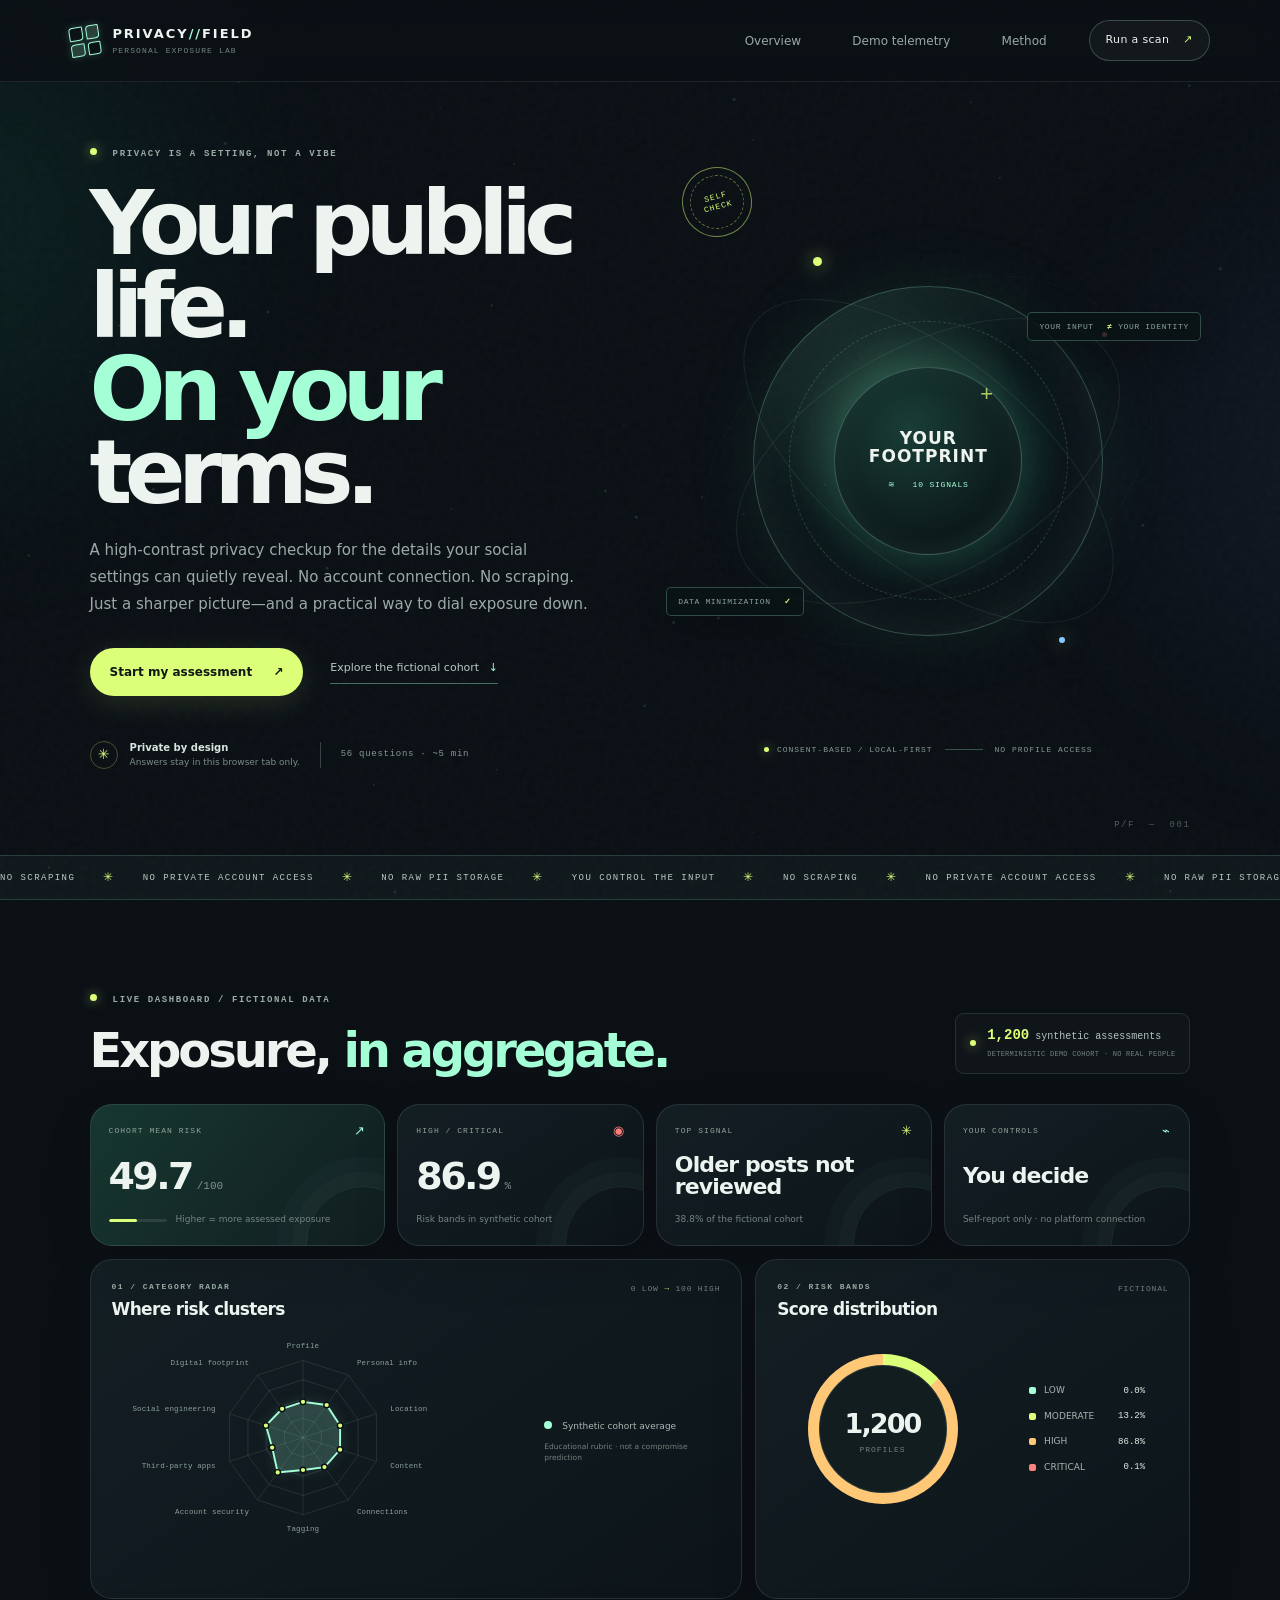
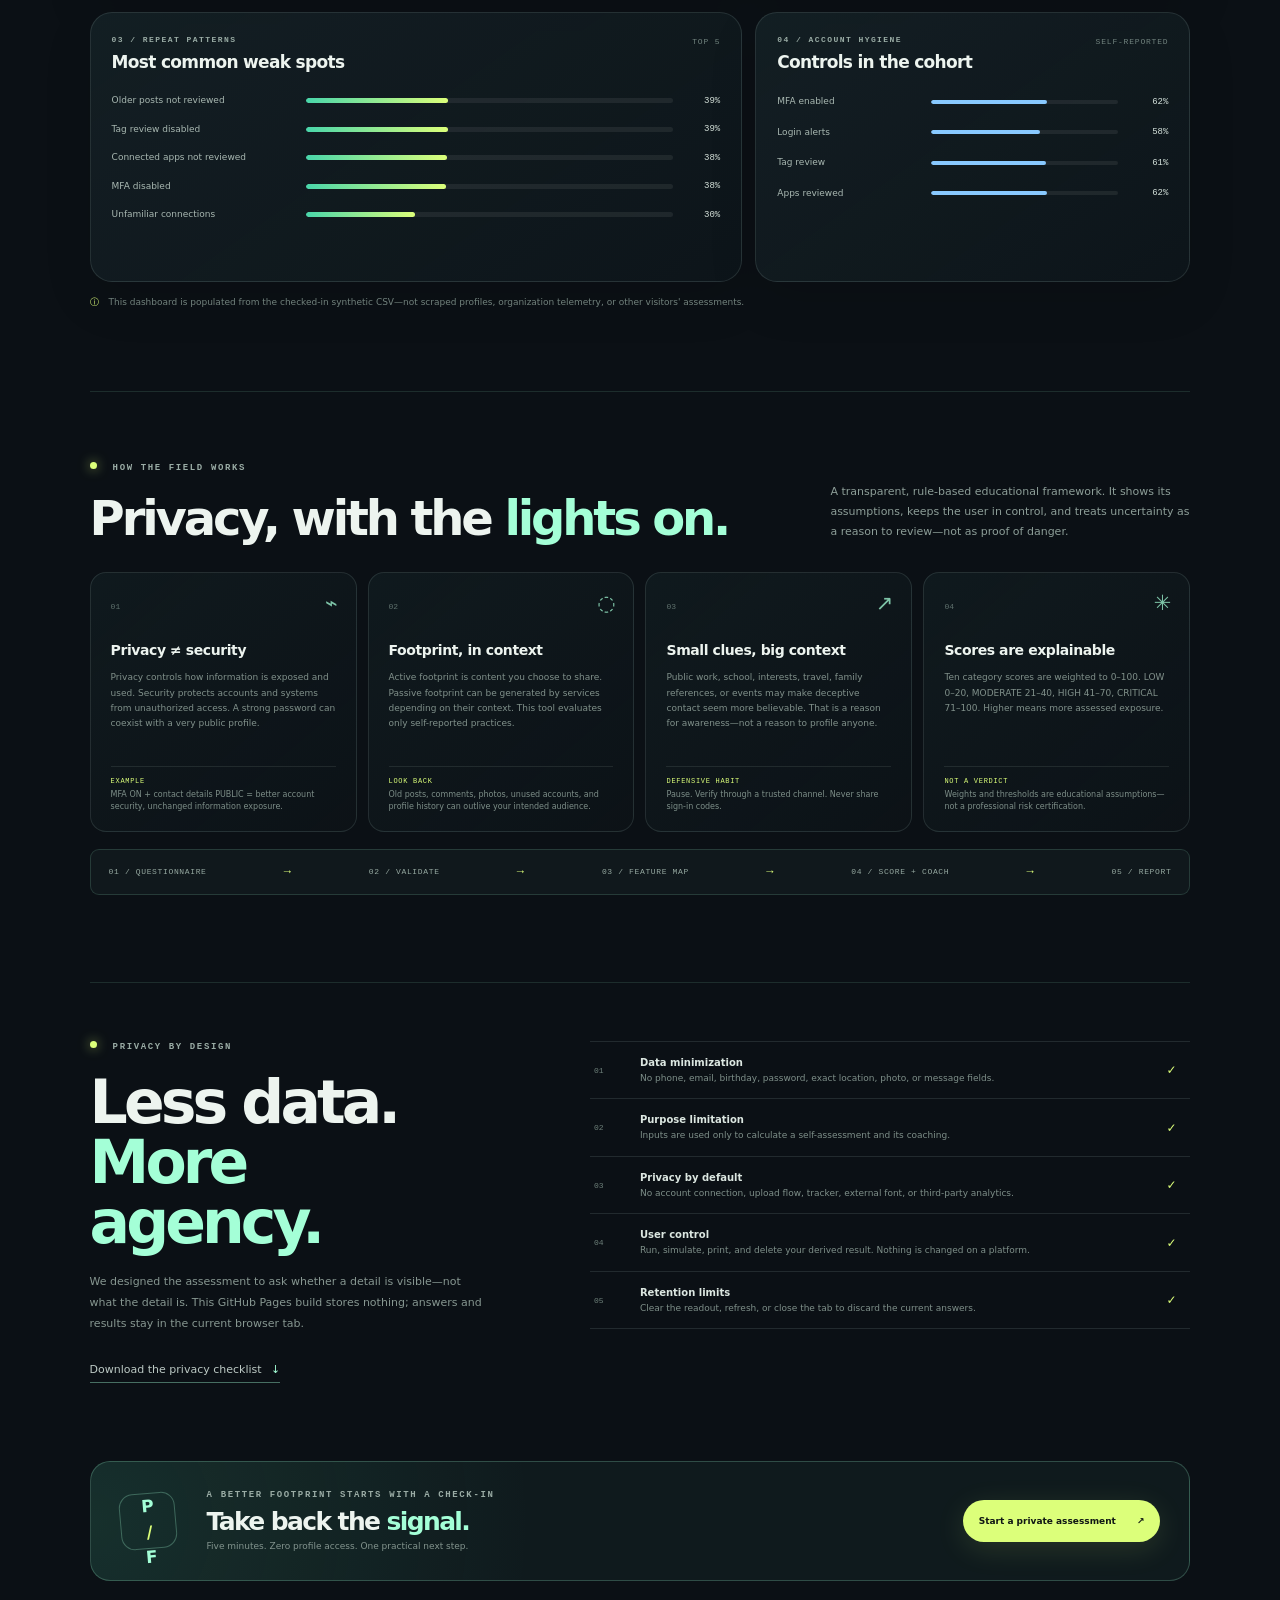
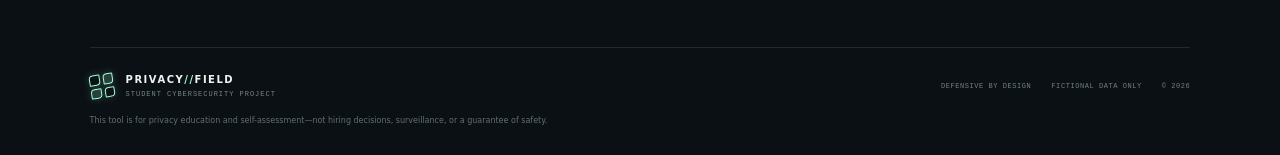
<file: docs/index.html>
<!doctype html>
<html lang="en">
<head>
  <meta charset="utf-8">
  <meta name="viewport" content="width=device-width, initial-scale=1">
  <meta name="theme-color" content="#0b1015">
  <meta name="description" content="A consent-based, privacy-first social-media risk self-assessment. No scraping. No profile identifiers. Just practical privacy coaching.">
  <title>PRIVACY//FIELD — Social Privacy Risk Assessment</title>
  <link rel="stylesheet" href="assets/styles.css">
  <script src="assets/app.js" defer></script>
</head>
<body>
  <div class="ambient ambient-one" aria-hidden="true"></div>
  <div class="ambient ambient-two" aria-hidden="true"></div>
  <div class="noise" aria-hidden="true"></div>
  <canvas id="signal-canvas" aria-hidden="true"></canvas>

  <header class="site-header">
    <a class="brand" href="#top" aria-label="Privacy Field home">
      <span class="brand-mark" aria-hidden="true"><i></i><i></i><i></i><i></i></span>
      <span><b>PRIVACY<span class="brand-slash">//</span>FIELD</b><small>PERSONAL EXPOSURE LAB</small></span>
    </a>
    <nav class="main-nav" aria-label="Main navigation">
      <a href="#overview">Overview</a>
      <a href="#cohort">Demo telemetry</a>
      <a href="#method">Method</a>
    </nav>
    <button class="nav-cta" data-start-assessment>Run a scan <span aria-hidden="true">↗</span></button>
  </header>

  <main id="top">
    <section class="hero page-shell" id="overview">
      <div class="hero-copy reveal">
        <p class="eyebrow"><span class="eyebrow-dot"></span> PRIVACY IS A SETTING, NOT A VIBE</p>
        <h1>Your public life.<br><em>On your</em> terms.</h1>
        <p class="hero-intro">A high-contrast privacy checkup for the details your social settings can quietly reveal. No account connection. No scraping. Just a sharper picture—and a practical way to dial exposure down.</p>
        <div class="hero-actions">
          <button class="button button-primary" data-start-assessment>Start my assessment <span aria-hidden="true">↗</span></button>
          <a class="text-link" href="#cohort">Explore the fictional cohort <span aria-hidden="true">↓</span></a>
        </div>
        <div class="hero-proof"><span class="proof-icon">✳</span><span><strong>Private by design</strong><small>Answers stay in this browser tab only.</small></span><span class="proof-divider"></span><span class="proof-label">56 questions · ~5 min</span></div>
      </div>

      <div class="hero-visual reveal" aria-label="Animated privacy signal illustration">
        <div class="visual-stamp"><span class="stamp-ring"></span><span>SELF<br>CHECK</span></div>
        <div class="orbital orbital-a"></div><div class="orbital orbital-b"></div><div class="orbital orbital-c"></div>
        <div class="field-orb"><div class="orb-core"><span class="orb-cross">+</span><b>YOUR<br>FOOTPRINT</b><small>≋ &nbsp; 10 SIGNALS</small></div></div>
        <span class="orbit-node node-a"></span><span class="orbit-node node-b"></span><span class="orbit-node node-c"></span>
        <div class="visual-caption"><span class="pulse-live"></span> CONSENT-BASED / LOCAL-FIRST <span class="caption-line"></span><span>NO PROFILE ACCESS</span></div>
        <div class="floating-tag tag-one">DATA MINIMIZATION <b>✓</b></div>
        <div class="floating-tag tag-two">YOUR INPUT <b>≠</b> YOUR IDENTITY</div>
      </div>
      <div class="hero-index" aria-hidden="true">P/F&nbsp; — &nbsp;001</div>
    </section>

    <section class="ticker" aria-label="Project principles">
      <div class="ticker-track"><span>NO SCRAPING</span><i>✳</i><span>NO PRIVATE ACCOUNT ACCESS</span><i>✳</i><span>NO RAW PII STORAGE</span><i>✳</i><span>YOU CONTROL THE INPUT</span><i>✳</i><span>NO SCRAPING</span><i>✳</i><span>NO PRIVATE ACCOUNT ACCESS</span><i>✳</i><span>NO RAW PII STORAGE</span><i>✳</i><span>YOU CONTROL THE INPUT</span><i>✳</i></div>
    </section>

    <section class="cohort-section page-shell" id="cohort">
      <div class="section-heading reveal">
        <div><p class="eyebrow"><span class="eyebrow-dot"></span> LIVE DASHBOARD / FICTIONAL DATA</p><h2>Exposure, <em>in aggregate.</em></h2></div>
        <div class="dataset-stamp"><span class="stamp-dot"></span><span><b id="cohort-size">1,200</b> synthetic assessments<br><small>DETERMINISTIC DEMO COHORT · NO REAL PEOPLE</small></span></div>
      </div>
      <div class="stat-grid reveal">
        <article class="stat-card stat-main"><div class="stat-top"><span>COHORT MEAN RISK</span><span class="card-symbol">↗</span></div><div class="stat-number"><span id="cohort-average">—</span><small>/100</small></div><div class="stat-foot"><span class="mini-meter"><i id="average-meter"></i></span><span>Higher = more assessed exposure</span></div></article>
        <article class="stat-card"><div class="stat-top"><span>HIGH / CRITICAL</span><span class="card-symbol coral">◉</span></div><div class="stat-number"><span id="high-share">—</span><small>%</small></div><div class="stat-foot"><span>Risk bands in synthetic cohort</span></div></article>
        <article class="stat-card"><div class="stat-top"><span>TOP SIGNAL</span><span class="card-symbol lime">✳</span></div><div class="stat-number stat-text" id="top-signal">Loading</div><div class="stat-foot"><span id="top-signal-rate">Calculating demo pattern</span></div></article>
        <article class="stat-card"><div class="stat-top"><span>YOUR CONTROLS</span><span class="card-symbol">⌁</span></div><div class="stat-number stat-text">You decide</div><div class="stat-foot"><span>Self-report only · no platform connection</span></div></article>
      </div>

      <div class="analytics-grid reveal">
        <article class="panel chart-panel">
          <div class="panel-heading"><div><p class="eyebrow">01 / CATEGORY RADAR</p><h3>Where risk clusters</h3></div><span class="panel-note">0 LOW <i>→</i> 100 HIGH</span></div>
          <div class="chart-wrap"><div id="cohort-radar" class="radar-chart" role="img" aria-label="Radar chart of synthetic cohort category risk"></div><div class="chart-legend"><span><i class="legend-fill"></i> Synthetic cohort average</span><small>Educational rubric · not a compromise prediction</small></div></div>
        </article>
        <article class="panel distribution-panel">
          <div class="panel-heading"><div><p class="eyebrow">02 / RISK BANDS</p><h3>Score distribution</h3></div><span class="panel-note">FICTIONAL</span></div>
          <div class="distribution-body"><div class="donut-wrap"><div id="risk-donut" class="risk-donut"><div><b id="donut-center">—</b><small>profiles</small></div></div></div><div id="risk-legend" class="risk-legend"></div></div>
        </article>
        <article class="panel weakness-panel">
          <div class="panel-heading"><div><p class="eyebrow">03 / REPEAT PATTERNS</p><h3>Most common weak spots</h3></div><span class="panel-note">TOP 5</span></div>
          <div id="weakness-bars" class="weakness-bars"></div>
        </article>
        <article class="panel controls-panel">
          <div class="panel-heading"><div><p class="eyebrow">04 / ACCOUNT HYGIENE</p><h3>Controls in the cohort</h3></div><span class="panel-note">SELF-REPORTED</span></div>
          <div id="security-controls" class="controls-list"></div>
        </article>
      </div>
      <p class="aggregate-note"><span>ⓘ</span> This dashboard is populated from the checked-in synthetic CSV—not scraped profiles, organization telemetry, or other visitors' assessments.</p>
    </section>

    <section class="assessment-section page-shell" id="assessment" hidden>
      <div class="assessment-heading">
        <div><p class="eyebrow"><span class="eyebrow-dot"></span> YOUR LOCAL CHECK-IN</p><h2>Map your <em>privacy perimeter.</em></h2><p>Answer about settings and habits only. Never enter a phone number, password, address, date of birth, exact location, private message, or username.</p></div>
        <div class="privacy-pill"><span class="pulse-live"></span> ANSWERS ARE NOT SAVED</div>
      </div>
      <div class="assessment-layout">
        <aside class="assessment-rail">
          <div class="rail-label">ASSESSMENT PATH <span id="step-count">01 / 10</span></div>
          <div class="progress-track"><i id="progress-fill"></i></div>
          <div id="step-list" class="step-list" aria-label="Questionnaire categories"></div>
          <div class="rail-note"><span>↗</span><p><b>Not sure?</b><br>Choose “Not sure” and review that setting in the platform later.</p></div>
        </aside>
        <div class="question-card">
          <div class="question-card-top"><span id="step-kicker">CATEGORY 01</span><span class="required-note">SELF-REPORTED · NO RAW DATA</span></div>
          <div id="question-step" class="question-step" aria-live="polite"></div>
          <div class="step-controls"><button id="previous-step" class="button button-quiet" type="button">← Back</button><button id="next-step" class="button button-primary" type="button">Continue <span aria-hidden="true">→</span></button><button id="submit-assessment" class="button button-primary" type="button" hidden>Generate my readout <span aria-hidden="true">↗</span></button></div>
          <div class="demo-tools"><button type="button" id="load-demo" class="demo-link">↳ Load fictional demo profile</button><span>Nothing is sent until you choose Generate.</span></div>
        </div>
      </div>
    </section>

    <section class="results-section page-shell" id="results" hidden>
      <div class="result-heading"><div><p class="eyebrow"><span class="eyebrow-dot"></span> YOUR READOUT / <span id="result-date">JUST NOW</span></p><h2>Signal, <em>not surveillance.</em></h2></div><div class="result-actions"><a id="report-link" class="button button-outline" href="#" target="_blank" rel="noopener">Open report ↗</a><button id="delete-assessment" class="button button-quiet" type="button">Clear this readout</button></div></div>
      <div class="result-grid">
        <article class="score-panel panel"><div class="panel-heading"><div><p class="eyebrow">OVERALL PRIVACY RISK</p><h3>Your current readout</h3></div><span class="panel-note">0–100</span></div><div class="score-display"><div id="score-gauge" class="score-gauge"><div class="gauge-inner"><strong id="overall-score">—</strong><span>/ 100</span></div></div><div class="score-summary"><span id="risk-badge" class="risk-badge">—</span><p id="risk-explainer">A higher score means higher assessed exposure under this educational model.</p><small id="assessment-reference"></small></div></div><div class="score-footnote">EDUCATIONAL RUBRIC · NOT A COMPROMISE PREDICTION</div></article>
        <article class="panel result-radar-panel"><div class="panel-heading"><div><p class="eyebrow">CATEGORY BREAKDOWN</p><h3>The ten signal lanes</h3></div><span class="panel-note">HIGHER = MORE RISK</span></div><div id="result-radar" class="radar-chart result-radar" role="img" aria-label="Your category risk radar"></div><div id="category-list" class="category-list"></div></article>
      </div>
      <div class="insight-grid">
        <article class="panel findings-panel"><div class="panel-heading"><div><p class="eyebrow">01 / EXPOSURE FLAGS</p><h3>What deserves a second look</h3></div><span id="finding-count" class="count-chip">0 FLAGS</span></div><div id="findings-list" class="finding-list"></div></article>
        <article class="panel recommendations-panel"><div class="panel-heading"><div><p class="eyebrow">02 / NEXT BEST MOVES</p><h3>Make the perimeter tighter</h3></div><span class="panel-note">PRIORITIZED</span></div><div id="recommendations-list" class="recommendation-list"></div></article>
      </div>
      <article class="panel simulator-panel"><div class="simulator-intro"><div><p class="eyebrow">03 / WHAT-IF SIMULATOR</p><h3>Try a safer <em>version.</em></h3><p>Choose changes to test the framework's math. This changes no platform setting and is not a safety guarantee.</p></div><div class="sim-icon" aria-hidden="true">↗</div></div><div id="improvement-options" class="improvement-options"></div><div class="simulator-bottom"><button id="run-simulation" class="button button-primary" type="button">Simulate selected changes <span aria-hidden="true">↗</span></button><div id="simulation-result" class="simulation-result" aria-live="polite"><span class="sim-placeholder">Select one or more improvements to see a simulated score.</span></div></div></article>
      <div class="result-disclaimer"><span>ⓘ</span> The assessment is a coaching framework, not a guarantee that an account will or will not be compromised. It does not inspect social accounts, analyze photos, or collect real-world identifiers.</div>
    </section>

    <section class="method-section page-shell" id="method">
      <div class="section-heading reveal"><div><p class="eyebrow"><span class="eyebrow-dot"></span> HOW THE FIELD WORKS</p><h2>Privacy, with the <em>lights on.</em></h2></div><p class="method-summary">A transparent, rule-based educational framework. It shows its assumptions, keeps the user in control, and treats uncertainty as a reason to review—not as proof of danger.</p></div>
      <div class="method-grid">
        <article class="method-card"><span class="method-number">01</span><span class="method-icon">⌁</span><h3>Privacy ≠ security</h3><p>Privacy controls how information is exposed and used. Security protects accounts and systems from unauthorized access. A strong password can coexist with a very public profile.</p><div class="method-example"><b>Example</b><span>MFA ON + contact details PUBLIC = better account security, unchanged information exposure.</span></div></article>
        <article class="method-card"><span class="method-number">02</span><span class="method-icon">◌</span><h3>Footprint, in context</h3><p>Active footprint is content you choose to share. Passive footprint can be generated by services depending on their context. This tool evaluates only self-reported practices.</p><div class="method-example"><b>Look back</b><span>Old posts, comments, photos, unused accounts, and profile history can outlive your intended audience.</span></div></article>
        <article class="method-card"><span class="method-number">03</span><span class="method-icon">↗</span><h3>Small clues, big context</h3><p>Public work, school, interests, travel, family references, or events may make deceptive contact seem more believable. That is a reason for awareness—not a reason to profile anyone.</p><div class="method-example"><b>Defensive habit</b><span>Pause. Verify through a trusted channel. Never share sign-in codes.</span></div></article>
        <article class="method-card"><span class="method-number">04</span><span class="method-icon">✳</span><h3>Scores are explainable</h3><p>Ten category scores are weighted to 0–100. LOW 0–20, MODERATE 21–40, HIGH 41–70, CRITICAL 71–100. Higher means more assessed exposure.</p><div class="method-example"><b>Not a verdict</b><span>Weights and thresholds are educational assumptions—not a professional risk certification.</span></div></article>
      </div>
      <div class="workflow-strip"><span>01 / QUESTIONNAIRE</span><b>→</b><span>02 / VALIDATE</span><b>→</b><span>03 / FEATURE MAP</span><b>→</b><span>04 / SCORE + COACH</span><b>→</b><span>05 / REPORT</span></div>
    </section>

    <section class="principles-section page-shell">
      <div class="principles-copy"><p class="eyebrow"><span class="eyebrow-dot"></span> PRIVACY BY DESIGN</p><h2>Less data.<br><em>More agency.</em></h2><p>We designed the assessment to ask whether a detail is visible—not what the detail is. This GitHub Pages build stores nothing; answers and results stay in the current browser tab.</p><a href="#method" class="text-link" id="checklist-download">Download the privacy checklist <span aria-hidden="true">↓</span></a></div>
      <div class="principle-list">
        <div><b>01</b><span><strong>Data minimization</strong><small>No phone, email, birthday, password, exact location, photo, or message fields.</small></span><i>✓</i></div>
        <div><b>02</b><span><strong>Purpose limitation</strong><small>Inputs are used only to calculate a self-assessment and its coaching.</small></span><i>✓</i></div>
        <div><b>03</b><span><strong>Privacy by default</strong><small>No account connection, upload flow, tracker, external font, or third-party analytics.</small></span><i>✓</i></div>
        <div><b>04</b><span><strong>User control</strong><small>Run, simulate, print, and delete your derived result. Nothing is changed on a platform.</small></span><i>✓</i></div>
        <div><b>05</b><span><strong>Retention limits</strong><small>Clear the readout, refresh, or close the tab to discard the current answers.</small></span><i>✓</i></div>
      </div>
    </section>

    <section class="final-cta page-shell"><div class="final-mark" aria-hidden="true">P<span>/</span>F</div><div><p class="eyebrow">A BETTER FOOTPRINT STARTS WITH A CHECK-IN</p><h2>Take back the <em>signal.</em></h2><p>Five minutes. Zero profile access. One practical next step.</p></div><button class="button button-primary" data-start-assessment>Start a private assessment <span aria-hidden="true">↗</span></button></section>
  </main>

  <footer class="site-footer page-shell"><a class="brand footer-brand" href="#top"><span class="brand-mark" aria-hidden="true"><i></i><i></i><i></i><i></i></span><span><b>PRIVACY<span class="brand-slash">//</span>FIELD</b><small>STUDENT CYBERSECURITY PROJECT</small></span></a><div><span>DEFENSIVE BY DESIGN</span><span>FICTIONAL DATA ONLY</span><span>© 2026</span></div><p>This tool is for privacy education and self-assessment—not hiring decisions, surveillance, or a guarantee of safety.</p></footer>

  <div id="toast" class="toast" role="status" aria-live="polite"></div>
  <noscript><div class="noscript-note">Enable JavaScript to use this local interactive assessment.</div></noscript>
</body>
</html>
</file>
<file: docs/assets/styles.css>
:root {
  --bg: #0b1015;
  --bg-2: #0f171c;
  --panel: rgba(17, 27, 32, .84);
  --panel-solid: #111b20;
  --line: rgba(189, 221, 211, .13);
  --line-bright: rgba(189, 221, 211, .25);
  --ink: #edf4ef;
  --muted: #90a19e;
  --dim: #627472;
  --mint: #a4ffd7;
  --mint-dark: #49d6aa;
  --lime: #dcff7a;
  --coral: #ff817d;
  --amber: #ffc876;
  --sky: #88c9ff;
  --mono: "SFMono-Regular", Consolas, "Liberation Mono", monospace;
  --sans: Inter, ui-sans-serif, system-ui, -apple-system, BlinkMacSystemFont, "Segoe UI", sans-serif;
  --display: "Arial Black", "Arial", var(--sans);
  --radius: 22px;
  color-scheme: dark;
  scroll-behavior: smooth;
}
* { box-sizing: border-box; }
html { scroll-behavior: smooth; scroll-padding-top: 90px; }
body { margin: 0; background: var(--bg); color: var(--ink); font-family: var(--sans); font-size: 15px; line-height: 1.5; overflow-x: hidden; }
button, a { font: inherit; }
button { color: inherit; }
a { color: inherit; text-decoration: none; }
button:focus-visible, a:focus-visible, input:focus-visible + span { outline: 2px solid var(--lime); outline-offset: 4px; }
::selection { background: var(--lime); color: #101619; }
#signal-canvas { position: fixed; inset: 0; width: 100%; height: 100%; pointer-events: none; z-index: 0; opacity: .26; }
.noise { position: fixed; inset: 0; pointer-events: none; z-index: 0; opacity: .055; background-image: url("data:image/svg+xml,%3Csvg viewBox='0 0 180 180' xmlns='http://www.w3.org/2000/svg'%3E%3Cfilter id='n'%3E%3CfeTurbulence type='fractalNoise' baseFrequency='.8' numOctaves='3' stitchTiles='stitch'/%3E%3C/filter%3E%3Crect width='100%25' height='100%25' filter='url(%23n)' opacity='.45'/%3E%3C/svg%3E"); }
.ambient { position: fixed; width: 420px; height: 420px; border-radius: 50%; filter: blur(130px); opacity: .09; pointer-events: none; z-index: 0; }
.ambient-one { top: 2%; left: -260px; background: #14e0ac; }
.ambient-two { top: 28%; right: -320px; background: #6c8cff; }
.site-header, main, .site-footer, .ticker { position: relative; z-index: 1; }
.site-header { height: 82px; display: flex; align-items: center; justify-content: space-between; padding: 0 clamp(22px, 5.5vw, 88px); border-bottom: 1px solid rgba(206, 229, 221, .09); background: rgba(11,16,21,.82); backdrop-filter: blur(14px); position: sticky; top: 0; z-index: 20; }
.brand { display: inline-flex; align-items: center; gap: 12px; min-width: 238px; }
.brand > span:last-child { display: flex; flex-direction: column; gap: 2px; }
.brand b { font-size: 13px; letter-spacing: .15em; font-weight: 850; }
.brand small { color: #748581; font-family: var(--mono); font-size: 8px; letter-spacing: .14em; }
.brand-slash { color: var(--mint); }
.brand-mark { display: grid; width: 30px; height: 30px; grid-template-columns: repeat(2,1fr); grid-template-rows: repeat(2,1fr); gap: 3px; transform: rotate(-9deg); }
.brand-mark i { display: block; border: 1px solid var(--mint); border-radius: 4px 1px 4px 1px; box-shadow: 0 0 9px rgba(164,255,215,.22); }
.brand-mark i:nth-child(2), .brand-mark i:nth-child(3) { background: rgba(164,255,215,.2); }
.main-nav { display: flex; align-items: center; gap: clamp(22px, 4vw, 55px); margin-left: auto; margin-right: 42px; }
.main-nav a { color: #9aa9a5; font-size: 12px; transition: color .2s; }
.main-nav a:hover { color: var(--mint); }
.nav-cta { cursor: pointer; border: 1px solid var(--line-bright); color: var(--ink); padding: 11px 16px; border-radius: 999px; background: rgba(255,255,255,.035); font-size: 11px; letter-spacing: .03em; transition: .25s; }
.nav-cta span { color: var(--lime); margin-left: 10px; }
.nav-cta:hover { border-color: var(--mint); background: rgba(164,255,215,.08); transform: translateY(-1px); }
.page-shell { width: min(1240px, calc(100% - 2 * clamp(22px, 7vw, 106px))); margin-inline: auto; }
.hero { min-height: 650px; display: grid; grid-template-columns: 1.03fr .97fr; align-items: center; gap: 20px; position: relative; padding-top: 40px; padding-bottom: 56px; }
.hero-copy { position: relative; z-index: 2; padding: 26px 0 30px; }
.eyebrow { margin: 0 0 18px; font-family: var(--mono); color: #9aaca5; font-size: 9px; letter-spacing: .18em; line-height: 1.5; font-weight: 600; }
.eyebrow-dot, .pulse-live, .stamp-dot { display: inline-block; width: 7px; height: 7px; border-radius: 50%; background: var(--lime); box-shadow: 0 0 12px rgba(220,255,122,.65); margin-right: 9px; vertical-align: 1px; animation: blink 2.2s ease-in-out infinite; }
.hero h1 { margin: 20px 0 22px; font-size: clamp(52px, 7vw, 90px); letter-spacing: -.085em; line-height: .93; font-weight: 860; max-width: 700px; }
.hero h1 em, h2 em, .simulator-intro h3 em { color: var(--mint); font-style: normal; }
.hero-intro { max-width: 500px; color: #9baaa7; font-size: 15px; line-height: 1.8; margin: 0; }
.hero-actions { display: flex; align-items: center; gap: 27px; margin-top: 30px; }
.button { border: 0; border-radius: 999px; padding: 14px 20px; min-height: 48px; display: inline-flex; align-items: center; justify-content: center; gap: 21px; font-size: 12px; font-weight: 750; cursor: pointer; transition: transform .25s, background .25s, border-color .25s, box-shadow .25s; }
.button-primary { background: var(--lime); color: #101714; box-shadow: 0 7px 30px rgba(220,255,122,.12); }
.button-primary:hover { transform: translateY(-2px); background: #e8ffab; box-shadow: 0 10px 42px rgba(220,255,122,.2); }
.button-primary:disabled { opacity: .5; cursor: wait; transform: none; }
.button-outline { background: rgba(255,255,255,.025); color: var(--ink); border: 1px solid var(--line-bright); }
.button-outline:hover, .button-quiet:hover { border-color: var(--mint); background: rgba(164,255,215,.07); }
.button-quiet { background: transparent; color: #aab9b4; border: 1px solid var(--line); }
.text-link { font-size: 11px; color: #bcc9c4; border-bottom: 1px solid rgba(164,255,215,.4); padding: 0 0 6px; transition: color .2s; }
.text-link span { color: var(--mint); margin-left: 6px; }
.text-link:hover { color: var(--mint); }
.hero-proof { display: flex; align-items: center; gap: 12px; margin-top: 44px; color: #869792; font-size: 10px; }
.proof-icon { display: grid; place-items: center; width: 28px; height: 28px; border-radius: 50%; color: var(--lime); border: 1px solid rgba(220,255,122,.28); font-size: 14px; }
.hero-proof span:nth-child(2) { display: flex; flex-direction: column; gap: 1px; }
.hero-proof strong { color: #d8e4de; font-size: 10px; }
.hero-proof small { color: #798b87; font-size: 9px; }
.proof-divider { height: 26px; border-left: 1px solid var(--line-bright); margin-inline: 8px; }
.proof-label { font-family: var(--mono); font-size: 9px; letter-spacing: .08em; }
.hero-visual { min-height: 510px; height: 100%; position: relative; display: grid; place-items: center; isolation: isolate; }
.hero-visual::before { content: ""; width: 440px; height: 440px; max-width: 80vw; max-height: 80vw; border-radius: 50%; position: absolute; background: radial-gradient(circle, rgba(80,220,171,.13), rgba(24,88,75,.06) 45%, transparent 70%); filter: blur(4px); }
.field-orb { width: min(350px, 68vw); aspect-ratio: 1; z-index: 3; position: relative; display: grid; place-items: center; border-radius: 50%; background: radial-gradient(circle at 38% 33%, rgba(147,255,204,.19), rgba(30,93,77,.08) 42%, transparent 63%); border: 1px solid rgba(164,255,215,.25); box-shadow: inset 0 0 45px rgba(164,255,215,.08), 0 0 80px rgba(50,185,143,.09); animation: orb-float 8s ease-in-out infinite; }
.field-orb::before, .field-orb::after { content: ""; position: absolute; inset: 10%; border: 1px dashed rgba(164,255,215,.19); border-radius: 50%; animation: spin 50s linear infinite; }
.field-orb::after { inset: 23%; border-style: solid; border-color: rgba(164,255,215,.13); animation-duration: 36s; animation-direction: reverse; }
.orb-core { width: 54%; height: 54%; border-radius: 50%; display: flex; align-items: center; justify-content: center; flex-direction: column; text-align: center; background: radial-gradient(circle at 40% 32%, #193d37, #0c191a 67%); border: 1px solid rgba(189,255,226,.26); box-shadow: 0 0 45px rgba(78,230,176,.2), inset 0 0 30px rgba(164,255,215,.08); position: relative; z-index: 2; }
.orb-core b { font-size: 17px; line-height: 1.03; letter-spacing: .06em; }
.orb-core small { color: var(--mint); font-family: var(--mono); font-size: 8px; letter-spacing: .1em; margin-top: 14px; }
.orb-cross { position: absolute; top: 15px; right: 28px; color: var(--lime); font: 22px var(--mono); opacity: .75; }
.orbital { position: absolute; border: 1px solid rgba(166,211,197,.1); border-radius: 50%; z-index: 1; }
.orbital-a { width: 420px; height: 230px; transform: rotate(-29deg); animation: orbit 24s linear infinite; }
.orbital-b { width: 445px; height: 210px; transform: rotate(39deg); animation: orbit 30s linear infinite reverse; }
.orbital-c { width: 335px; height: 475px; transform: rotate(62deg); border-style: dashed; opacity: .5; animation: orbit 42s linear infinite; }
.orbit-node { position: absolute; width: 9px; height: 9px; background: var(--lime); border-radius: 50%; box-shadow: 0 0 18px rgba(220,255,122,.7); z-index: 4; }
.node-a { top: 20%; left: 28%; }.node-b { bottom: 23%; right: 24%; width: 6px; height: 6px; background: var(--sky); }.node-c { top: 31%; right: 16%; width: 5px; height: 5px; background: var(--coral); }
.visual-stamp { position: absolute; top: 45px; left: 3%; width: 70px; height: 70px; border-radius: 50%; border: 1px solid rgba(220,255,122,.5); color: var(--lime); display: grid; place-items: center; text-align: center; font: 8px/1.2 var(--mono); letter-spacing: .13em; transform: rotate(-15deg); z-index: 5; }
.stamp-ring { position: absolute; inset: 7px; border: 1px dashed rgba(220,255,122,.4); border-radius: 50%; animation: spin 13s linear infinite; }
.visual-caption { position: absolute; bottom: 45px; display: flex; align-items: center; color: #899994; font: 8px var(--mono); letter-spacing: .12em; gap: 0; white-space: nowrap; }
.visual-caption .pulse-live { width: 5px; height: 5px; margin-right: 8px; }
.caption-line { display: inline-block; width: 38px; border-top: 1px solid rgba(164,255,215,.28); margin: 0 12px; }
.floating-tag { position: absolute; z-index: 6; border: 1px solid rgba(164,255,215,.25); background: rgba(9,19,20,.8); padding: 9px 11px; border-radius: 5px; color: #8ea49b; font: 8px var(--mono); letter-spacing: .08em; box-shadow: 0 12px 32px rgba(0,0,0,.2); animation: tag-float 5s ease-in-out infinite; }
.floating-tag b { color: var(--lime); margin-left: 8px; }.tag-one { left: 0; bottom: 27%; }.tag-two { right: -2%; top: 28%; animation-delay: -1.4s; }
.hero-index { position: absolute; right: 0; bottom: 25px; color: #4f5e5b; font: 9px var(--mono); letter-spacing: .17em; }
.ticker { width: 100%; overflow: hidden; border-top: 1px solid rgba(164,255,215,.16); border-bottom: 1px solid rgba(164,255,215,.16); background: rgba(164,255,215,.035); color: #b8cac1; }
.ticker-track { display: flex; align-items: center; gap: 28px; width: max-content; padding: 14px 0; animation: ticker 36s linear infinite; font: 9px var(--mono); letter-spacing: .16em; white-space: nowrap; }
.ticker-track i { color: var(--lime); font-style: normal; font-size: 12px; }
.cohort-section { padding-top: 94px; padding-bottom: 82px; }
.section-heading { display: flex; align-items: flex-end; justify-content: space-between; gap: 24px; margin-bottom: 30px; }
h2 { font-size: clamp(32px, 4.1vw, 48px); letter-spacing: -.065em; line-height: 1; margin: 0; font-weight: 800; }
.dataset-stamp { display: flex; gap: 9px; align-items: center; border: 1px solid var(--line); border-radius: 9px; padding: 11px 14px; background: rgba(255,255,255,.025); color: #b6c6bf; font: 10px/1.55 var(--mono); }
.dataset-stamp b { color: var(--lime); font-size: 14px; }
.dataset-stamp small { color: #73827f; font-size: 7px; letter-spacing: .04em; }
.stamp-dot { width: 6px; height: 6px; margin: 0 2px 0 0; flex: 0 0 auto; }
.stat-grid { display: grid; grid-template-columns: 1.2fr 1fr 1.12fr 1fr; gap: 12px; }
.stat-card, .panel { border: 1px solid var(--line); border-radius: var(--radius); background: linear-gradient(145deg, rgba(20,32,37,.92), rgba(14,22,27,.83)); box-shadow: 0 18px 50px rgba(0,0,0,.11); }
.stat-card { min-height: 142px; padding: 18px; display: flex; flex-direction: column; justify-content: space-between; overflow: hidden; position: relative; }
.stat-card::after { content: ""; position: absolute; right: -36px; bottom: -55px; width: 112px; height: 112px; border: 1px solid rgba(164,255,215,.09); border-radius: 50%; box-shadow: 0 0 0 14px rgba(164,255,215,.025), 0 0 0 29px rgba(164,255,215,.018); }
.stat-main { background: linear-gradient(130deg, rgba(25,62,54,.85), rgba(18,31,33,.92)); }
.stat-top { display: flex; justify-content: space-between; align-items: center; color: #90a39a; font: 8px var(--mono); letter-spacing: .13em; }
.card-symbol { color: var(--mint); font-size: 13px; }.card-symbol.coral { color: var(--coral); }.card-symbol.lime { color: var(--lime); }
.stat-number { font-size: 38px; line-height: 1; letter-spacing: -.07em; font-weight: 750; margin-top: 12px; position: relative; z-index: 1; }
.stat-number small { font: 11px var(--mono); color: #80908c; letter-spacing: 0; margin-left: 5px; }
.stat-number.stat-text { font-size: 22px; letter-spacing: -.04em; }
.stat-foot { display: flex; align-items: center; gap: 9px; color: #758581; font-size: 9px; margin-top: 12px; position: relative; z-index: 1; }
.mini-meter { height: 3px; width: 58px; border-radius: 4px; background: rgba(255,255,255,.1); overflow: hidden; }.mini-meter i { display: block; width: 0; height: 100%; background: var(--lime); border-radius: inherit; transition: width 1s ease; }
.analytics-grid { margin-top: 13px; display: grid; grid-template-columns: 1.32fr .88fr; gap: 13px; }
.panel { padding: 21px; }
.panel-heading { display: flex; align-items: flex-start; justify-content: space-between; gap: 18px; }
.panel-heading .eyebrow { margin-bottom: 6px; font-size: 8px; }
.panel-heading h3 { margin: 0; font-size: 17px; line-height: 1.2; letter-spacing: -.04em; }
.panel-note { color: #71837e; font: 8px var(--mono); letter-spacing: .1em; white-space: nowrap; padding-top: 3px; }
.panel-note i { color: var(--lime); font-style: normal; }
.chart-panel, .distribution-panel { min-height: 340px; }
.chart-wrap { display: flex; align-items: center; justify-content: space-around; gap: 20px; min-height: 245px; }
.radar-chart { width: min(100%, 320px); min-height: 245px; display: grid; place-items: center; }
.radar-chart svg { width: 100%; height: auto; overflow: visible; }
.radar-grid { fill: none; stroke: rgba(197,224,213,.13); stroke-width: 1; }
.radar-axis { stroke: rgba(197,224,213,.12); stroke-width: 1; }
.radar-shape { fill: rgba(164,255,215,.16); stroke: var(--mint); stroke-width: 2; filter: drop-shadow(0 0 6px rgba(164,255,215,.26)); }
.radar-point { fill: var(--lime); stroke: #0b1015; stroke-width: 1.5; }
.radar-label { fill: #8ca09a; font: 8px var(--mono); letter-spacing: .015em; }
.chart-legend { display: flex; flex-direction: column; gap: 7px; color: #aab9b3; font-size: 9px; }
.chart-legend > span { white-space: nowrap; }.chart-legend small { color: #72817d; max-width: 145px; line-height: 1.5; }
.legend-fill { display: inline-block; width: 8px; height: 8px; background: var(--mint); border-radius: 50%; margin-right: 7px; }
.distribution-body { display: flex; align-items: center; justify-content: space-around; gap: 18px; padding-top: 28px; }
.donut-wrap { width: 164px; height: 164px; flex: 0 0 auto; display: grid; place-items: center; }
.risk-donut { width: 150px; height: 150px; border-radius: 50%; position: relative; display: grid; place-items: center; background: conic-gradient(var(--mint) 0 25%, var(--lime) 25% 50%, var(--amber) 50% 75%, var(--coral) 75% 100%); transition: background 1s ease; }
.risk-donut::before { content: ""; position: absolute; inset: 11px; background: #121d20; border-radius: 50%; border: 1px solid var(--line); }
.risk-donut > div { position: relative; display: flex; flex-direction: column; align-items: center; }.risk-donut b { font-size: 27px; letter-spacing: -.07em; }.risk-donut small { color: #71827c; font: 8px var(--mono); text-transform: uppercase; letter-spacing: .12em; }
.risk-legend { display: grid; gap: 12px; min-width: 116px; }
.risk-legend div { display: grid; grid-template-columns: 8px 1fr auto; gap: 7px; align-items: center; color: #a8b7b1; font-size: 9px; }
.risk-legend i { width: 7px; height: 7px; border-radius: 2px; }.risk-legend b { font: 9px var(--mono); color: #e6eee8; }
.weakness-panel, .controls-panel { min-height: 270px; }
.weakness-bars { display: grid; gap: 15px; margin-top: 22px; }
.weakness-row { display: grid; grid-template-columns: minmax(130px, 1fr) 2fr 36px; align-items: center; gap: 11px; font-size: 9px; color: #a9b8b2; }
.weakness-track { height: 5px; border-radius: 8px; overflow: hidden; background: rgba(255,255,255,.07); }.weakness-track i { display: block; height: 100%; border-radius: inherit; background: linear-gradient(90deg, var(--mint-dark), var(--lime)); transform-origin: left; animation: bar-in .9s ease both; }
.weakness-row b { text-align: right; color: #d4e0d9; font: 9px var(--mono); }
.controls-list { display: grid; gap: 17px; margin-top: 23px; }
.control-row { display: grid; grid-template-columns: 1fr minmax(100px, 1.3fr) 40px; align-items: center; gap: 10px; font-size: 9px; color: #a9b8b2; }
.control-track { height: 4px; background: rgba(255,255,255,.07); border-radius: 8px; overflow: hidden; }.control-track i { display: block; height: 100%; background: var(--sky); border-radius: inherit; }
.control-row b { color: #d5e2dc; font: 9px var(--mono); text-align: right; }
.aggregate-note { margin: 14px 0 0; color: #71817c; font-size: 9px; }.aggregate-note span { color: var(--lime); margin-right: 7px; }
.assessment-section { padding-top: 68px; padding-bottom: 84px; border-top: 1px solid rgba(164,255,215,.14); }
.assessment-heading { display: flex; align-items: flex-end; justify-content: space-between; gap: 20px; margin-bottom: 30px; }
.assessment-heading h2 { margin-bottom: 12px; }.assessment-heading p:not(.eyebrow) { color: #94a39f; max-width: 720px; font-size: 12px; margin: 0; line-height: 1.8; }
.privacy-pill { white-space: nowrap; border: 1px solid rgba(164,255,215,.22); padding: 10px 13px; border-radius: 99px; color: #a3b4ad; font: 8px var(--mono); letter-spacing: .1em; }
.privacy-pill .pulse-live { width: 5px; height: 5px; }
.assessment-layout { display: grid; grid-template-columns: 230px 1fr; gap: 13px; align-items: stretch; }
.assessment-rail { padding: 23px 18px; border: 1px solid var(--line); border-radius: var(--radius); background: rgba(16,25,29,.74); }
.rail-label { display: flex; justify-content: space-between; gap: 10px; color: #81938e; font: 8px var(--mono); letter-spacing: .1em; }.rail-label span { color: var(--lime); }
.progress-track { height: 3px; margin: 15px 0 19px; background: rgba(255,255,255,.07); border-radius: 4px; overflow: hidden; }.progress-track i { display: block; height: 100%; width: 10%; background: var(--lime); transition: width .5s cubic-bezier(.2,.7,.2,1); }
.step-list { display: grid; gap: 4px; }
.step-nav { display: grid; grid-template-columns: 25px 1fr 8px; align-items: center; border: 0; width: 100%; background: transparent; text-align: left; padding: 9px 7px; border-radius: 8px; color: #71817d; cursor: pointer; transition: .18s; }
.step-nav span:first-child { font: 8px var(--mono); }.step-nav span:nth-child(2) { font-size: 10px; }.step-nav .step-check { color: transparent; font-size: 10px; }
.step-nav:hover { background: rgba(255,255,255,.035); color: #dbe7df; }.step-nav.active { color: var(--ink); background: rgba(164,255,215,.08); }.step-nav.active span:first-child { color: var(--lime); }.step-nav.active .step-check { color: var(--lime); }.step-nav.done { color: #a0b1aa; }.step-nav.done .step-check { color: var(--mint-dark); }
.rail-note { margin-top: 26px; padding: 12px 10px; background: rgba(220,255,122,.035); border: 1px solid rgba(220,255,122,.13); border-radius: 10px; display: flex; gap: 9px; color: var(--lime); }.rail-note p { margin: 0; font-size: 9px; color: #879791; line-height: 1.6; }.rail-note b { color: #c7d8d0; }
.question-card { border: 1px solid var(--line); border-radius: var(--radius); padding: clamp(20px, 3vw, 32px); background: linear-gradient(145deg, rgba(19,30,35,.97), rgba(13,21,26,.95)); min-height: 490px; display: flex; flex-direction: column; }
.question-card-top { display: flex; justify-content: space-between; align-items: center; color: var(--lime); font: 8px var(--mono); letter-spacing: .14em; }.required-note { color: #6e7e7a; }
.question-step { flex: 1; padding-top: 20px; animation: fade-slide .35s ease both; }
.question-group-title { font-size: 21px; letter-spacing: -.045em; margin: 0 0 5px; }.question-group-description { font-size: 11px; color: #879893; margin: 0 0 18px; }
.question-item { padding: 15px 0 13px; border-top: 1px solid rgba(204,228,218,.1); }
.question-title-row { display: flex; gap: 10px; align-items: flex-start; }.q-index { color: var(--mint-dark); font: 8px var(--mono); padding-top: 3px; }.question-title { font-size: 12px; font-weight: 650; line-height: 1.55; margin: 0; }.question-help { color: #71817d; font-size: 9px; line-height: 1.5; margin: 4px 0 10px 19px; max-width: 720px; }
.answer-options { display: flex; flex-wrap: wrap; gap: 7px; margin-left: 19px; }
.answer-option { position: relative; cursor: pointer; }
.answer-option input { position: absolute; opacity: 0; width: 1px; height: 1px; }
.answer-option span { display: inline-flex; align-items: center; justify-content: center; min-width: 77px; padding: 7px 10px; border: 1px solid rgba(203,226,217,.13); border-radius: 6px; color: #95a6a0; font-size: 9px; transition: .18s; background: rgba(255,255,255,.015); }
.answer-option:hover span { border-color: rgba(164,255,215,.38); color: #e1eee7; }
.answer-option input:checked + span { border-color: var(--mint); color: var(--mint); background: rgba(164,255,215,.09); box-shadow: inset 0 0 0 1px rgba(164,255,215,.05); }
.answer-option input:focus-visible + span { outline: 2px solid var(--lime); outline-offset: 3px; }
.step-controls { display: flex; justify-content: space-between; gap: 10px; padding-top: 18px; border-top: 1px solid rgba(204,228,218,.1); }
.step-controls .button { min-height: 42px; padding: 11px 16px; font-size: 10px; }.step-controls #previous-step { margin-right: auto; }
.demo-tools { display: flex; align-items: center; justify-content: space-between; margin-top: 17px; color: #687974; font-size: 9px; }.demo-link { background: none; border: 0; color: var(--mint); font-size: 9px; cursor: pointer; padding: 0; }.demo-link:hover { text-decoration: underline; }
.results-section { padding-top: 45px; padding-bottom: 82px; border-top: 1px solid rgba(164,255,215,.16); animation: fade-slide .5s ease both; }
.result-heading { display: flex; justify-content: space-between; align-items: flex-end; gap: 20px; margin: 0 0 24px; }.result-heading h2 { font-size: 39px; }.result-actions { display: flex; gap: 9px; align-items: center; }.result-actions .button { min-height: 40px; padding: 10px 14px; font-size: 9px; }
.result-grid { display: grid; grid-template-columns: .8fr 1.2fr; gap: 13px; }
.score-panel, .result-radar-panel { min-height: 330px; }.score-display { display: flex; align-items: center; gap: 22px; padding: 24px 5px 18px; }
.score-gauge { --gauge-score: 0%; width: 157px; height: 157px; flex: 0 0 auto; border-radius: 50%; background: conic-gradient(var(--lime) var(--gauge-score), rgba(255,255,255,.08) 0); display: grid; place-items: center; position: relative; transition: background 1.2s cubic-bezier(.2,.7,.2,1); }
.score-gauge::before { content: ""; position: absolute; inset: 9px; border: 1px solid rgba(220,255,122,.14); border-radius: 50%; background: #111c20; }.gauge-inner { position: relative; display: flex; flex-direction: column; align-items: center; }.gauge-inner strong { font-size: 49px; line-height: 1; letter-spacing: -.09em; }.gauge-inner span { color: #71817c; font: 9px var(--mono); margin-top: 5px; }
.score-summary { display: flex; align-items: flex-start; flex-direction: column; gap: 11px; }.risk-badge { border: 1px solid rgba(164,255,215,.28); border-radius: 999px; color: var(--mint); padding: 5px 10px; font: 9px var(--mono); letter-spacing: .1em; }.risk-badge.moderate { color: var(--amber); border-color: rgba(255,200,118,.32); }.risk-badge.high, .risk-badge.critical { color: var(--coral); border-color: rgba(255,129,125,.32); }
.score-summary p { color: #9baaa4; font-size: 10px; line-height: 1.6; margin: 0; max-width: 210px; }.score-summary small { color: #657671; font: 8px var(--mono); overflow-wrap: anywhere; }.score-footnote { border-top: 1px solid rgba(204,228,218,.1); padding-top: 13px; color: #71827d; font: 8px var(--mono); letter-spacing: .08em; }
.result-radar-panel { display: grid; grid-template-columns: 1fr 1fr; grid-template-rows: auto 1fr; }.result-radar-panel .panel-heading { grid-column: 1 / -1; }.result-radar { grid-row: 2; width: 100%; align-self: center; }.category-list { display: grid; align-content: center; gap: 9px; max-height: 245px; overflow-y: auto; padding: 6px 2px 6px 12px; }.category-row { display: grid; grid-template-columns: 1fr 45px; gap: 8px; align-items: center; color: #9caca6; font-size: 8px; }.category-row b { color: #e0ebe4; text-align: right; font: 9px var(--mono); }.category-row .cat-meter { grid-column: 1 / -1; height: 3px; background: rgba(255,255,255,.06); border-radius: 6px; overflow: hidden; }.category-row .cat-meter i { display: block; height: 100%; background: linear-gradient(90deg, var(--mint-dark), var(--lime)); border-radius: inherit; }
.insight-grid { display: grid; grid-template-columns: 1fr 1fr; gap: 13px; margin-top: 13px; }.findings-panel, .recommendations-panel { min-height: 270px; }.count-chip { color: var(--lime); border: 1px solid rgba(220,255,122,.2); border-radius: 999px; padding: 5px 8px; font: 8px var(--mono); white-space: nowrap; }
.finding-list, .recommendation-list { display: grid; margin-top: 12px; max-height: 420px; overflow: auto; padding-right: 5px; }.finding-item, .recommendation-item { display: grid; grid-template-columns: 25px 1fr; gap: 10px; padding: 11px 0; border-top: 1px solid rgba(204,228,218,.09); }.finding-mark { width: 21px; height: 21px; border-radius: 6px; display: grid; place-items: center; color: var(--coral); background: rgba(255,129,125,.08); font-size: 10px; }.finding-item h4, .recommendation-item h4 { font-size: 10px; line-height: 1.4; margin: 0 0 3px; }.finding-item p, .recommendation-item p { color: #81928c; font-size: 9px; line-height: 1.55; margin: 0; }.finding-meta { margin-top: 5px; color: #667771; font: 7px var(--mono); letter-spacing: .08em; }.recommendation-item { grid-template-columns: 48px 1fr; }.priority-tag { align-self: start; color: var(--lime); font: 7px var(--mono); border: 1px solid rgba(220,255,122,.2); border-radius: 4px; text-align: center; padding: 4px 2px; }.priority-tag.important { color: var(--amber); border-color: rgba(255,200,118,.23); }.priority-tag.good-practice { color: #a8c8fd; border-color: rgba(136,201,255,.23); }
.empty-state { color: #81918b; font-size: 10px; padding: 18px 0; }
.simulator-panel { margin-top: 13px; }.simulator-intro { display: flex; justify-content: space-between; align-items: flex-start; }.simulator-intro .eyebrow { margin-bottom: 6px; }.simulator-intro h3 { font-size: 22px; margin: 0 0 7px; letter-spacing: -.05em; }.simulator-intro p:not(.eyebrow) { color: #8d9e98; font-size: 10px; margin: 0; }.sim-icon { display: grid; place-items: center; width: 38px; height: 38px; color: var(--lime); border: 1px solid rgba(220,255,122,.25); border-radius: 50%; font-size: 16px; }
.improvement-options { margin: 20px 0; display: grid; grid-template-columns: repeat(4, 1fr); gap: 7px; }.improvement-option { cursor: pointer; display: flex; gap: 8px; align-items: flex-start; min-height: 44px; border: 1px solid rgba(204,228,218,.1); background: rgba(255,255,255,.018); border-radius: 8px; padding: 9px; color: #96a7a1; font-size: 8px; line-height: 1.35; transition: .2s; }.improvement-option:hover { border-color: rgba(164,255,215,.33); }.improvement-option input { accent-color: var(--lime); margin: 1px 0 0; flex: 0 0 auto; }.improvement-option:has(input:checked) { border-color: rgba(164,255,215,.36); background: rgba(164,255,215,.055); color: #cfddd6; }.improvement-group { display: block; font: 7px var(--mono); color: #6b7d77; margin-bottom: 3px; letter-spacing: .06em; text-transform: uppercase; }.simulator-bottom { display: flex; align-items: center; gap: 22px; flex-wrap: wrap; border-top: 1px solid rgba(204,228,218,.1); padding-top: 16px; }.simulator-bottom .button { min-height: 40px; padding: 11px 16px; font-size: 9px; }.simulation-result { min-height: 40px; flex: 1; display: flex; align-items: center; color: #a8b9b2; font-size: 10px; }.sim-placeholder { color: #6f817b; }.simulation-summary { display: flex; align-items: center; gap: 14px; flex-wrap: wrap; }.simulation-summary strong { color: var(--lime); font-size: 17px; letter-spacing: -.04em; }.simulation-summary .delta { color: var(--mint); font: 10px var(--mono); }.simulation-summary .delta.no-change { color: var(--amber); }.simulation-summary small { color: #7e9089; font-size: 8px; max-width: 200px; }
.result-disclaimer { display: flex; align-items: flex-start; gap: 9px; color: #71817b; font-size: 9px; margin-top: 14px; line-height: 1.6; }.result-disclaimer span { color: var(--lime); }
.method-section { padding-top: 70px; padding-bottom: 87px; border-top: 1px solid rgba(164,255,215,.12); }.method-summary { max-width: 360px; color: #8d9e98; font-size: 11px; line-height: 1.8; margin: 0; }.method-grid { display: grid; grid-template-columns: repeat(4, 1fr); gap: 11px; margin-top: 28px; }.method-card { position: relative; min-height: 260px; border: 1px solid var(--line); border-radius: 16px; padding: 20px; background: linear-gradient(140deg, rgba(17,28,32,.84), rgba(13,19,24,.72)); overflow: hidden; transition: transform .25s,border-color .25s; }.method-card:hover { transform: translateY(-4px); border-color: rgba(164,255,215,.34); }.method-number { color: #5f716d; font: 8px var(--mono); }.method-icon { position: absolute; right: 18px; top: 15px; font-size: 21px; color: var(--mint); opacity: .75; }.method-card h3 { margin: 25px 0 9px; font-size: 14px; letter-spacing: -.03em; }.method-card > p { color: #81918b; font-size: 9px; line-height: 1.7; margin: 0; }.method-example { position: absolute; left: 20px; right: 20px; bottom: 18px; border-top: 1px solid rgba(204,228,218,.1); padding-top: 10px; display: flex; flex-direction: column; gap: 4px; }.method-example b { color: var(--lime); font: 7px var(--mono); letter-spacing: .1em; text-transform: uppercase; }.method-example span { color: #7d8e88; font-size: 8px; line-height: 1.5; }.workflow-strip { display: flex; align-items: center; justify-content: space-between; gap: 12px; margin-top: 17px; padding: 15px 18px; border: 1px solid rgba(164,255,215,.15); border-radius: 9px; background: rgba(164,255,215,.035); color: #96a9a1; font: 8px var(--mono); letter-spacing: .08em; }.workflow-strip b { color: var(--lime); font-size: 12px; }
.principles-section { display: grid; grid-template-columns: .8fr 1.2fr; gap: clamp(30px, 8vw, 100px); padding: 58px 0 82px; border-top: 1px solid rgba(164,255,215,.12); }.principles-copy h2 { font-size: clamp(40px, 5vw, 60px); }.principles-copy > p:not(.eyebrow) { color: #879791; font-size: 11px; line-height: 1.9; max-width: 440px; margin: 20px 0 22px; }.principle-list { border-top: 1px solid var(--line); }.principle-list > div { display: grid; grid-template-columns: 36px 1fr 20px; align-items: center; gap: 10px; border-bottom: 1px solid var(--line); padding: 13px 4px; }.principle-list > div > b { color: #6e807a; font: 8px var(--mono); }.principle-list span { display: flex; flex-direction: column; gap: 2px; }.principle-list strong { color: #dce7e1; font-size: 10px; }.principle-list small { color: #7e8f89; font-size: 9px; }.principle-list i { color: var(--lime); font-style: normal; font-size: 12px; }
.final-cta { display: grid; grid-template-columns: 65px 1fr auto; gap: 22px; align-items: center; padding: 27px 29px; margin-bottom: 66px; border: 1px solid rgba(164,255,215,.22); border-radius: 20px; background: radial-gradient(circle at 0% 50%, rgba(71,175,137,.15), transparent 40%), rgba(17,29,32,.8); }.final-mark { width: 56px; height: 56px; display: grid; place-items: center; border: 1px solid rgba(164,255,215,.28); border-radius: 14px; color: var(--mint); font-size: 17px; font-weight: 900; letter-spacing: -.08em; transform: rotate(-5deg); }.final-mark span { color: var(--lime); }.final-cta .eyebrow { margin: 0 0 6px; }.final-cta h2 { font-size: 25px; }.final-cta p:not(.eyebrow) { color: #83948e; font-size: 9px; margin: 6px 0 0; }.final-cta .button { min-height: 42px; padding: 12px 16px; font-size: 9px; }
.site-footer { display: grid; grid-template-columns: 1fr auto; gap: 10px 25px; align-items: center; border-top: 1px solid var(--line); padding: 24px 0 28px; }.footer-brand { min-width: 0; }.footer-brand .brand-mark { width: 24px; height: 24px; }.footer-brand b { font-size: 10px; }.footer-brand small { font-size: 7px; }.site-footer > div { display: flex; gap: 20px; color: #70817c; font: 7px var(--mono); letter-spacing: .08em; }.site-footer > p { grid-column: 1 / -1; margin: 5px 0 0; color: #60706c; font-size: 8px; }
.toast { position: fixed; left: 50%; bottom: 25px; z-index: 50; transform: translate(-50%,20px); opacity: 0; pointer-events: none; background: #e2ffb0; color: #132019; border-radius: 999px; padding: 11px 17px; font-size: 10px; font-weight: 700; box-shadow: 0 15px 42px rgba(0,0,0,.35); transition: .25s; }.toast.show { opacity: 1; transform: translate(-50%,0); }
.noscript-note { position: fixed; inset: 20px; z-index: 99; padding: 22px; background: #151d21; border: 1px solid var(--coral); color: var(--ink); }
[hidden] { display: none !important; }
.reveal { opacity: 0; transform: translateY(13px); transition: opacity .75s ease, transform .75s ease; }.reveal.visible { opacity: 1; transform: none; }
@keyframes blink { 0%,100% { opacity: 1; } 50% { opacity: .35; } }
@keyframes spin { to { transform: rotate(360deg); } }
@keyframes orbit { 0% { transform: rotate(-25deg) rotate(0); } 100% { transform: rotate(-25deg) rotate(360deg); } }
@keyframes orb-float { 0%,100% { transform: translateY(0) rotate(0deg); } 50% { transform: translateY(-10px) rotate(1deg); } }
@keyframes tag-float { 0%,100% { transform: translateY(0); } 50% { transform: translateY(-6px); } }
@keyframes ticker { to { transform: translateX(-50%); } }
@keyframes fade-slide { from { opacity: 0; transform: translateY(10px); } to { opacity: 1; transform: translateY(0); } }
@keyframes bar-in { from { transform: scaleX(0); } to { transform: scaleX(1); } }

@media (min-width: 1500px) { .page-shell { width: min(1320px, calc(100% - 180px)); } }
@media (max-width: 1000px) {
  .hero { min-height: 580px; grid-template-columns: 1fr .8fr; }.hero h1 { font-size: clamp(52px, 8vw, 76px); }.hero-visual { transform: scale(.9); margin: -20px -30px; }.stat-grid { grid-template-columns: repeat(2,1fr); }.analytics-grid { grid-template-columns: 1fr 1fr; }.chart-wrap { flex-direction: column; justify-content: center; gap: 5px; }.chart-legend { flex-direction: row; align-items: center; }.method-grid { grid-template-columns: repeat(2,1fr); }.method-card { min-height: 230px; }
}
@media (max-width: 720px) {
  .site-header { height: 68px; padding-inline: 18px; }.brand { min-width: 0; }.brand-mark { width: 25px; height: 25px; }.brand b { font-size: 11px; }.brand small { font-size: 7px; }.main-nav { display: none; }.nav-cta { margin-left: auto; padding: 9px 12px; font-size: 9px; }.page-shell { width: calc(100% - 36px); }
  .hero { display: flex; flex-direction: column; align-items: stretch; min-height: auto; padding-top: 66px; padding-bottom: 45px; gap: 0; }.hero-copy { padding: 0; }.hero h1 { font-size: clamp(55px, 14vw, 79px); }.hero-intro { font-size: 13px; max-width: 540px; }.hero-actions { gap: 17px; flex-wrap: wrap; }.hero-proof { margin-top: 31px; }.proof-label { font-size: 8px; }.hero-visual { min-height: 380px; margin: 4px -16px -14px; transform: none; }.field-orb { width: 270px; }.orbital-a { width: 310px; height: 175px; }.orbital-b { width: 340px; height: 175px; }.orbital-c { width: 260px; height: 350px; }.visual-stamp { left: 9%; top: 21px; transform: scale(.85) rotate(-15deg); }.visual-caption { bottom: 15px; font-size: 7px; }.tag-one { left: 1%; bottom: 25%; }.tag-two { right: 0; top: 22%; font-size: 7px; }.hero-index { bottom: 9px; }
  .cohort-section { padding-top: 61px; padding-bottom: 60px; }.section-heading { align-items: flex-start; flex-direction: column; margin-bottom: 22px; }.dataset-stamp { align-self: flex-start; }.stat-grid { gap: 8px; }.stat-card { min-height: 127px; padding: 14px; border-radius: 16px; }.stat-number { font-size: 31px; }.stat-number.stat-text { font-size: 18px; }.stat-foot { font-size: 8px; }.analytics-grid { grid-template-columns: 1fr; gap: 9px; }.chart-panel, .distribution-panel, .weakness-panel, .controls-panel { min-height: auto; }.chart-wrap { flex-direction: row; min-height: 235px; }.radar-chart { width: min(100%, 300px); }.chart-legend { flex-direction: column; align-items: flex-start; }.distribution-body { justify-content: center; padding: 20px 0 7px; }.weakness-row { grid-template-columns: minmax(110px,1fr) 1.5fr 34px; }.aggregate-note { line-height: 1.7; }
  .assessment-section { padding-top: 48px; }.assessment-heading { flex-direction: column; align-items: flex-start; }.assessment-heading h2 { font-size: 37px; }.assessment-layout { grid-template-columns: 1fr; }.assessment-rail { padding: 16px; }.step-list { grid-template-columns: repeat(5, 1fr); gap: 4px; }.step-nav { display: flex; flex-direction: column; align-items: flex-start; gap: 3px; padding: 8px 5px; min-height: 50px; }.step-nav span:nth-child(2) { font-size: 7px; line-height: 1.2; }.step-nav .step-check { display: none; }.rail-note { margin-top: 12px; }.question-card { padding: 18px; min-height: 520px; }.required-note { font-size: 7px; }.question-group-title { font-size: 19px; }.question-title { font-size: 11px; }.question-help { margin-left: 0; }.answer-options { margin-left: 0; gap: 5px; }.answer-option span { min-width: auto; padding: 7px 9px; font-size: 8px; }.demo-tools { align-items: flex-start; flex-direction: column; gap: 7px; }
  .results-section { padding-top: 39px; }.result-heading { flex-direction: column; align-items: flex-start; }.result-heading h2 { font-size: 34px; }.result-actions { flex-wrap: wrap; }.result-grid, .insight-grid { grid-template-columns: 1fr; }.result-radar-panel { grid-template-columns: 1fr; }.result-radar { grid-row: auto; }.category-list { max-height: none; padding: 4px 0 0; grid-template-columns: 1fr 1fr; gap: 10px 15px; }.score-display { gap: 16px; }.score-gauge { width: 135px; height: 135px; }.gauge-inner strong { font-size: 42px; }.improvement-options { grid-template-columns: repeat(2,1fr); }.simulator-bottom { align-items: flex-start; flex-direction: column; gap: 12px; }.simulation-result { min-height: 24px; }
  .method-section { padding-top: 54px; padding-bottom: 60px; }.method-summary { max-width: none; }.method-grid { grid-template-columns: 1fr 1fr; gap: 8px; }.method-card { min-height: 262px; padding: 15px; }.method-example { left: 15px; right: 15px; bottom: 14px; }.method-card > p { font-size: 8px; }.method-card h3 { font-size: 13px; }.workflow-strip { flex-wrap: wrap; justify-content: center; font-size: 7px; }.principles-section { grid-template-columns: 1fr; gap: 24px; padding: 48px 0 60px; }.principles-copy h2 { font-size: 48px; }.final-cta { grid-template-columns: 47px 1fr; gap: 14px; padding: 20px; margin-bottom: 45px; }.final-mark { width: 44px; height: 44px; font-size: 14px; }.final-cta h2 { font-size: 22px; }.final-cta .button { grid-column: 1 / -1; justify-self: stretch; }.site-footer { grid-template-columns: 1fr; }.site-footer > div { flex-wrap: wrap; gap: 12px; }.site-footer > p { grid-column: 1; }
}
@media (max-width: 410px) {
  .hero h1 { font-size: 51px; }.hero-actions { align-items: flex-start; flex-direction: column; }.hero-proof { gap: 8px; }.proof-divider { margin-inline: 3px; }.proof-label { max-width: 82px; line-height: 1.4; }.hero-visual { min-height: 335px; }.field-orb { width: 230px; }.orbital-a { width: 275px; }.orbital-b { width: 300px; }.orbital-c { height: 320px; }.visual-caption { font-size: 6px; }.floating-tag { padding: 7px; font-size: 7px; }.stat-grid { grid-template-columns: 1fr 1fr; }.stat-number { font-size: 28px; }.stat-number.stat-text { font-size: 15px; }.stat-foot { font-size: 7px; }.chart-wrap { flex-direction: column; }.chart-legend { align-items: center; text-align: center; }.distribution-body { gap: 5px; }.donut-wrap { transform: scale(.85); margin-inline: -9px; }.risk-legend { min-width: 106px; }.method-grid { grid-template-columns: 1fr; }.method-card { min-height: 220px; }.method-card > p { font-size: 9px; }.question-card { padding: 15px; }.question-card-top { font-size: 7px; }.step-controls .button { gap: 8px; padding-inline: 11px; }.category-list { grid-template-columns: 1fr; }.score-display { flex-direction: column; align-items: flex-start; }.score-summary { display: grid; grid-template-columns: auto 1fr; align-items: center; }.score-summary small { grid-column: 1 / -1; }.improvement-options { grid-template-columns: 1fr 1fr; gap: 5px; }.improvement-option { padding: 7px; font-size: 7px; }
}
@media (prefers-reduced-motion: reduce) {
  *, *::before, *::after { animation-duration: .01ms !important; animation-iteration-count: 1 !important; scroll-behavior: auto !important; transition-duration: .01ms !important; }
}
</file>
